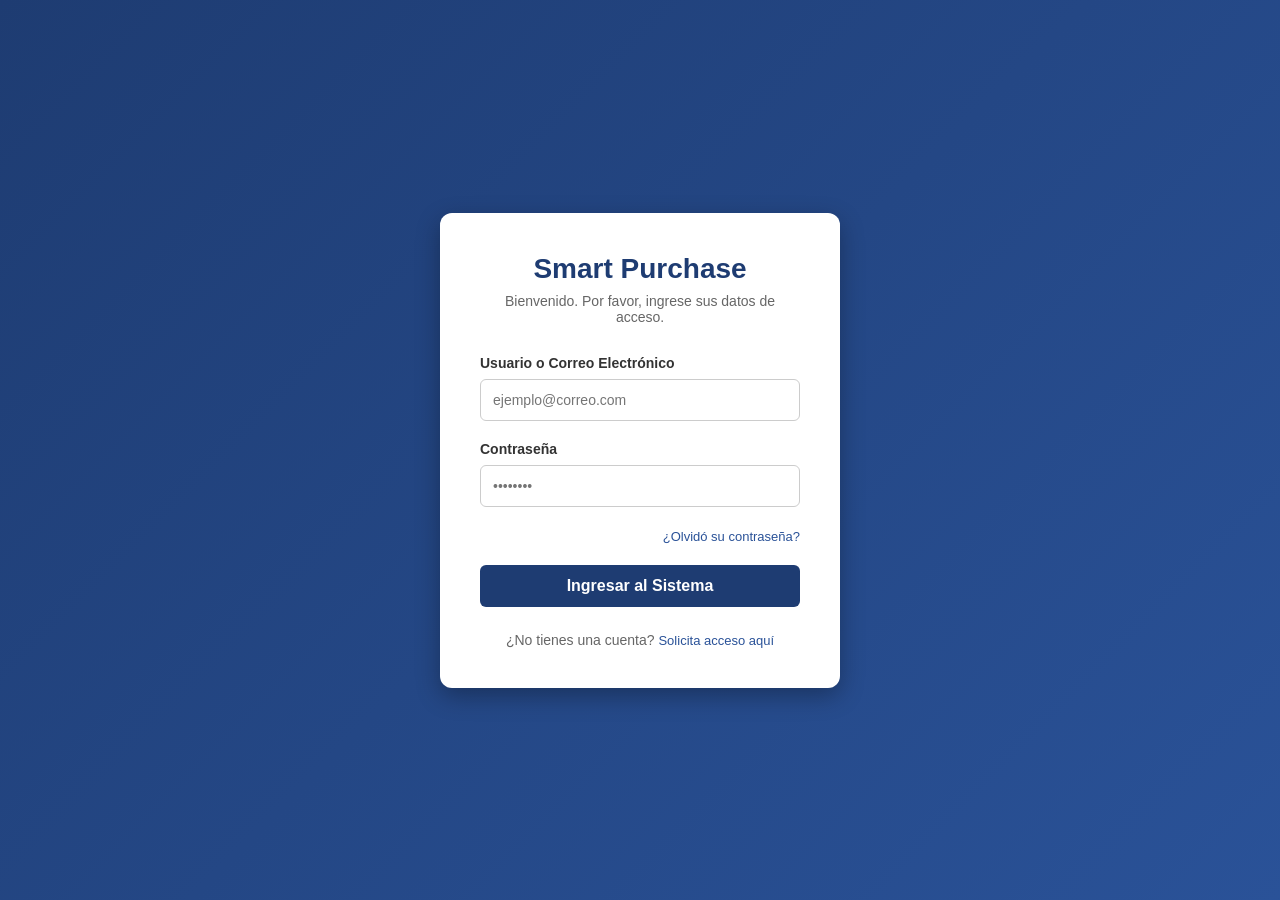
<file: index.html>
<!DOCTYPE html>
<html lang="es">
<head>
    <meta charset="UTF-8">
    <title>Smart Purchase - Iniciar Sesión</title>
    <link rel="stylesheet" href="style.css">
</head>
<body class="login-body">

    <div class="login-container">
        <div class="login-header">
            <h1>Smart Purchase</h1>
            <p>Bienvenido. Por favor, ingrese sus datos de acceso.</p>
        </div>

        <form id="form-login">
            <div class="input-group">
                <label>Usuario o Correo Electrónico</label>
                <input type="text" id="username" placeholder="ejemplo@correo.com" required>
            </div>

            <div class="input-group">
                <label>Contraseña</label>
                <input type="password" id="password" placeholder="••••••••" required>
            </div>

            <div class="form-actions">
                <a href="#" class="forgot-password">¿Olvidó su contraseña?</a>
            </div>

            <button type="submit" class="btn-login">Ingresar al Sistema</button>
        </form>

        <div class="login-footer">
            <p>¿No tienes una cuenta? <a href="#">Solicita acceso aquí</a></p>
        </div>
    </div>

    <script src="script.js"></script>
</body>
</html>
</file>
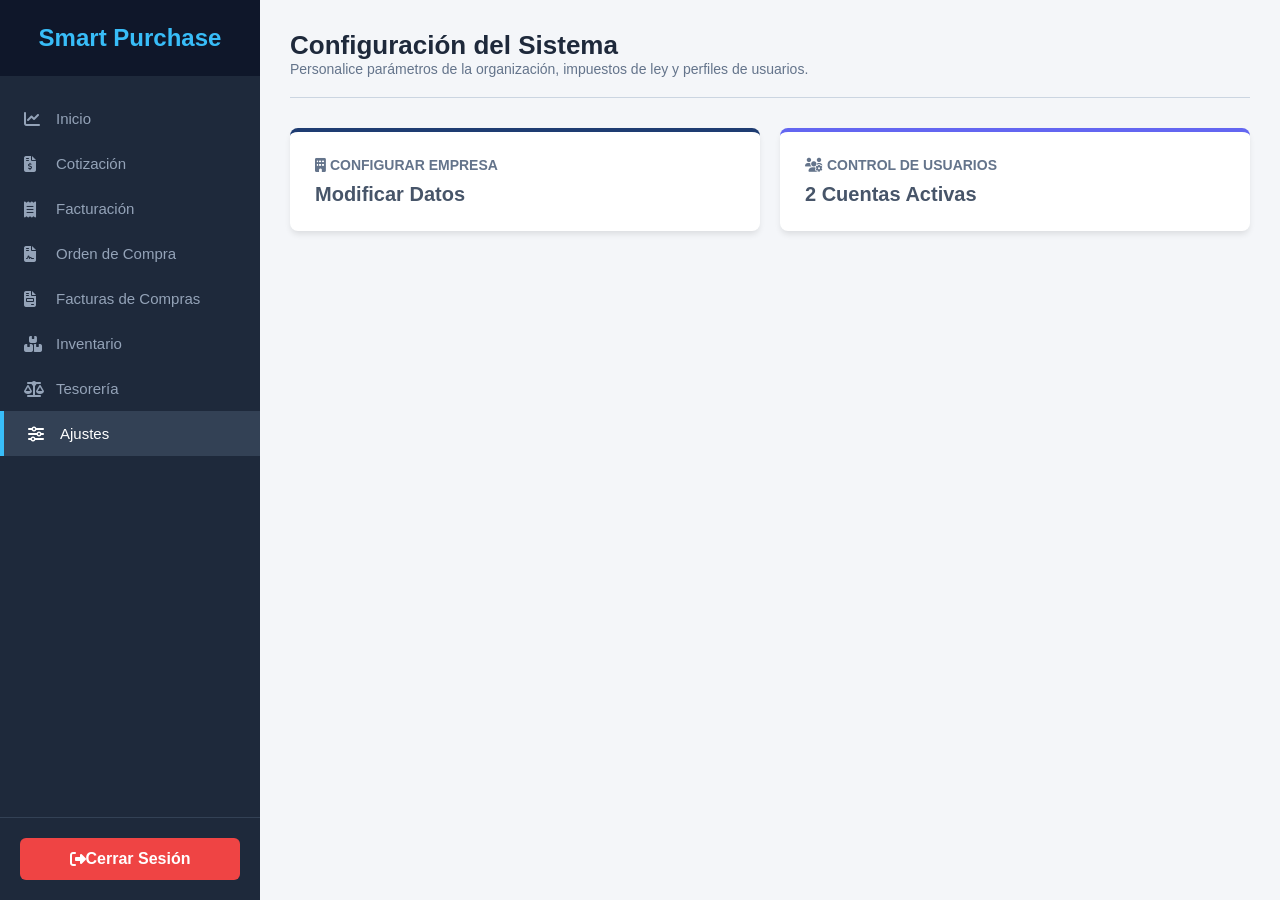
<file: ajustes.html>
<!DOCTYPE html>
<html lang="es">
<head>
    <meta charset="UTF-8">
    <title>Smart Purchase - Ajustes</title>
    <link class="style" rel="stylesheet" href="style.css">
    <link rel="stylesheet" href="https://cdnjs.cloudflare.com/ajax/libs/font-awesome/6.4.0/css/all.min.css">
</head>
<body>
    <div class="dashboard-container">
        <aside class="sidebar">
            <div class="sidebar-brand">
                <h2><a href="dashboard.html" style="color: #38bdf8; text-decoration: none;">Smart Purchase</a></h2>
            </div>
            <nav class="sidebar-menu">
                <ul>
                    <li><a href="dashboard.html"><i class="fa-solid fa-chart-line"></i> Inicio</a></li>
                    <li><a href="cotizacion.html"><i class="fa-solid fa-file-invoice-dollar"></i> Cotización</a></li>
                    <li><a href="facturacion.html"><i class="fa-solid fa-receipt"></i> Facturación</a></li>
                    <li><a href="orden_compra.html"><i class="fa-solid fa-file-contract"></i> Orden de Compra</a></li>
                    <li><a href="facturas_compra.html"><i class="fa-solid fa-file-invoice"></i> Facturas de Compras</a></li>
                    <li><a href="inventario.html"><i class="fa-solid fa-boxes-stacked"></i> Inventario</a></li>
                    <li><a href="tesoreria.html"><i class="fa-solid fa-scale-balanced"></i> Tesorería</a></li>
                    <li><a href="ajustes.html" class="active"><i class="fa-solid fa-sliders"></i> Ajustes</a></li>
                </ul>
            </nav>
            <div class="sidebar-footer">
                <a href="index.html" class="btn-logout" id="btn-cerrar-sesion">
                    <i class="fa-solid fa-right-from-bracket"></i> Cerrar Sesión
                </a>
            </div>
        </aside>

        <main class="main-content">
            <header class="main-header">
                <div class="welcome-text">
                    <h1>Configuración del Sistema</h1>
                    <p>Personalice parámetros de la organización, impuestos de ley y perfiles de usuarios.</p>
                </div>
            </header>

            <section class="dashboard-cards">
                <div class="card card-ajuste" id="btn-config-empresa" style="border-top-color: #1e3c72;">
                    <h3><i class="fa-solid fa-building"></i> Configurar Empresa</h3>
                    <p class="card-value" id="txt-empresa-status" style="font-size: 20px; color: #475569; margin-top: 10px;">Modificar Datos</p>
                </div>
                <div class="card card-ajuste" id="btn-config-usuarios" style="border-top-color: #6366f1;">
                    <h3><i class="fa-solid fa-users-gear"></i> Control de Usuarios</h3>
                    <p class="card-value" style="font-size: 20px; color: #475569; margin-top: 10px;">2 Cuentas Activas</p>
                </div>
            </section>
        </main>
    </div>

    <div class="modal-overlay" id="modal-empresa">
        <div class="modal-box">
            <div class="modal-header">
                <h2>Datos de la Empresa</h2>
                <button class="close-btn" id="close-empresa">&times;</button>
            </div>
            <form id="form-empresa">
                <div class="input-group">
                    <label>Nombre Jurídico</label>
                    <input type="text" id="empresa-nombre" placeholder="Ej. Mi Empresa S.A.S" required>
                </div>
                <div class="input-group">
                    <label>Identificación Tributaria (NIT / RUT)</label>
                    <input type="text" placeholder="000000000-0" required>
                </div>
                <div class="input-group">
                    <label>Porcentaje de Impuesto (%)</label>
                    <input type="number" placeholder="19" required>
                </div>
                <button type="submit" class="btn-save">Guardar Cambios</button>
            </form>
        </div>
    </div>

    <div class="modal-overlay" id="modal-usuarios">
        <div class="modal-box">
            <div class="modal-header">
                <h2>Gestión de Usuarios</h2>
                <button class="close-btn" id="close-usuarios">&times;</button>
            </div>
            <form id="form-usuarios">
                <div class="input-group">
                    <label>Nombre Completo</label>
                    <input type="text" placeholder="Ej. Juan Pérez" required>
                </div>
                <div class="input-group">
                    <label>Correo Electrónico</label>
                    <input type="email" placeholder="juan@smartpurchase.com" required>
                </div>
                <div class="input-group">
                    <label>Rol del Sistema</label>
                    <select class="modal-select" required>
                        <option value="admin">Administrador</option>
                        <option value="compras">Encargado de Compras</option>
                        <option value="tesoreria">Tesorero</option>
                    </select>
                </div>
                <button type="submit" class="btn-save" style="background-color: #6366f1; color: white;">Registrar Usuario</button>
            </form>
        </div>
    </div>

    <script src="script.js"></script>
</body>
</html>
</file>
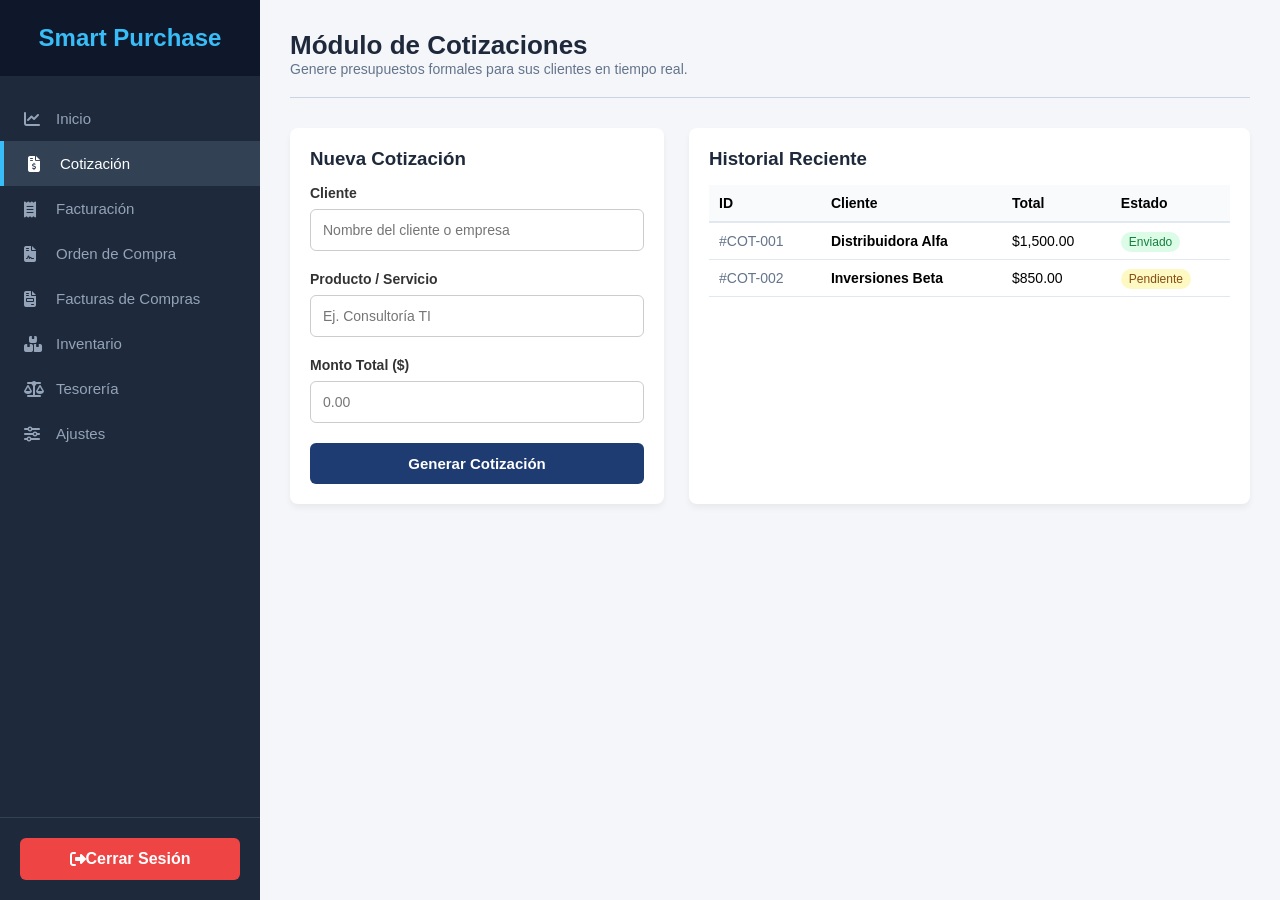
<file: cotizacion.html>
<!DOCTYPE html>
<html lang="es">
<head>
    <meta charset="UTF-8">
    <title>Smart Purchase - Cotización</title>
    <link rel="stylesheet" href="style.css">
    <link rel="stylesheet" href="https://cdnjs.cloudflare.com/ajax/libs/font-awesome/6.4.0/css/all.min.css">
</head>
<body>
    <div class="dashboard-container">
        <aside class="sidebar">
            <div class="sidebar-brand"><h2><a href="dashboard.html" style="color: #38bdf8; text-decoration: none;">Smart Purchase</a></h2></div>
            <nav class="sidebar-menu">
                <ul>
                    <li><a href="dashboard.html"><i class="fa-solid fa-chart-line"></i> Inicio</a></li>
                    <li><a href="cotizacion.html" class="active"><i class="fa-solid fa-file-invoice-dollar"></i> Cotización</a></li>
                    <li><a href="facturacion.html"><i class="fa-solid fa-receipt"></i> Facturación</a></li>
                    <li><a href="orden_compra.html"><i class="fa-solid fa-file-contract"></i> Orden de Compra</a></li>
                    <li><a href="facturas_compra.html"><i class="fa-solid fa-file-invoice"></i> Facturas de Compras</a></li>
                    <li><a href="inventario.html"><i class="fa-solid fa-boxes-stacked"></i> Inventario</a></li>
                    <li><a href="tesoreria.html"><i class="fa-solid fa-scale-balanced"></i> Tesorería</a></li>
                    <li><a href="ajustes.html"><i class="fa-solid fa-sliders"></i> Ajustes</a></li>
                </ul>
            </nav>
            <div class="sidebar-footer">
                <a href="index.html" class="btn-logout" id="btn-cerrar-sesion"><i class="fa-solid fa-right-from-bracket"></i> Cerrar Sesión</a>
            </div>
        </aside>

        <main class="main-content">
            <header class="main-header">
                <div class="welcome-text">
                    <h1>Módulo de Cotizaciones</h1>
                    <p>Genere presupuestos formales para sus clientes en tiempo real.</p>
                </div>
            </header>

            <div style="display: grid; grid-template-columns: 1fr 1.5fr; gap: 25px;">
                <div style="background: white; padding: 20px; border-radius: 8px; box-shadow: 0 4px 6px rgba(0,0,0,0.05);">
                    <h3 style="margin-bottom: 15px; color: #1e293b;">Nueva Cotización</h3>
                    <form id="form-nueva-cotizacion">
                        <div class="input-group">
                            <label>Cliente</label>
                            <input type="text" placeholder="Nombre del cliente o empresa" required>
                        </div>
                        <div class="input-group">
                            <label>Producto / Servicio</label>
                            <input type="text" placeholder="Ej. Consultoría TI" required>
                        </div>
                        <div class="input-group">
                            <label>Monto Total ($)</label>
                            <input type="number" placeholder="0.00" required>
                        </div>
                        <button type="submit" class="btn-save" style="background-color: #1e3c72; color: white;">Generar Cotización</button>
                    </form>
                </div>

                <div style="background: white; padding: 20px; border-radius: 8px; box-shadow: 0 4px 6px rgba(0,0,0,0.05);">
                    <h3 style="margin-bottom: 15px; color: #1e293b;">Historial Reciente</h3>
                    <table style="width: 100%; border-collapse: collapse; text-align: left; font-size: 14px;">
                        <thead>
                            <tr style="background-color: #f8fafc; border-bottom: 2px solid #e2e8f0;">
                                <th style="padding: 10px;">ID</th>
                                <th style="padding: 10px;">Cliente</th>
                                <th style="padding: 10px;">Total</th>
                                <th style="padding: 10px;">Estado</th>
                            </tr>
                        </thead>
                        <tbody>
                            <tr style="border-bottom: 1px solid #e2e8f0;">
                                <td style="padding: 10px; color: #64748b;">#COT-001</td>
                                <td style="padding: 10px; font-weight: 600;">Distribuidora Alfa</td>
                                <td style="padding: 10px;">$1,500.00</td>
                                <td style="padding: 10px;"><span style="background: #dcfce7; color: #15803d; padding: 3px 8px; border-radius: 12px; font-size: 12px;">Enviado</span></td>
                            </tr>
                            <tr style="border-bottom: 1px solid #e2e8f0;">
                                <td style="padding: 10px; color: #64748b;">#COT-002</td>
                                <td style="padding: 10px; font-weight: 600;">Inversiones Beta</td>
                                <td style="padding: 10px;">$850.00</td>
                                <td style="padding: 10px;"><span style="background: #fef9c3; color: #854d0e; padding: 3px 8px; border-radius: 12px; font-size: 12px;">Pendiente</span></td>
                            </tr>
                        </tbody>
                    </table>
                </div>
            </div>
        </main>
    </div>
    <script src="script.js"></script>
</body>
</html>
</file>
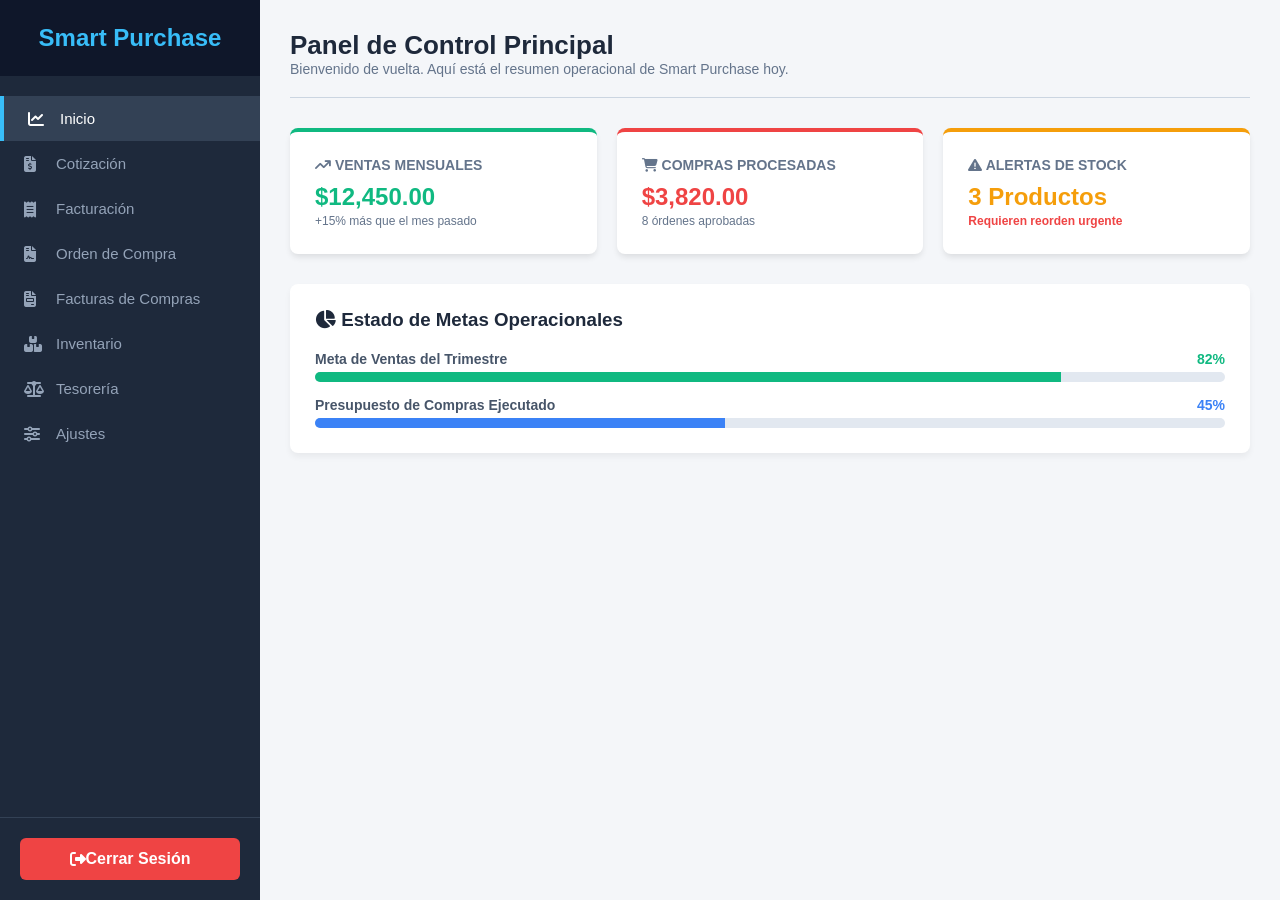
<file: dashboard.html>
<!DOCTYPE html>
<html lang="es">
<head>
    <meta charset="UTF-8">
    <title>Smart Purchase - Inicio</title>
    <link rel="stylesheet" href="style.css">
    <link rel="stylesheet" href="https://cdnjs.cloudflare.com/ajax/libs/font-awesome/6.4.0/css/all.min.css">
</head>
<body>
    <div class="dashboard-container">
        <aside class="sidebar">
            <div class="sidebar-brand">
                <h2><a href="dashboard.html" style="color: #38bdf8; text-decoration: none;">Smart Purchase</a></h2>
            </div>
            <nav class="sidebar-menu">
                <ul>
                    <li><a href="dashboard.html" class="active"><i class="fa-solid fa-chart-line"></i> Inicio</a></li>
                    <li><a href="cotizacion.html"><i class="fa-solid fa-file-invoice-dollar"></i> Cotización</a></li>
                    <li><a href="facturacion.html"><i class="fa-solid fa-receipt"></i> Facturación</a></li>
                    <li><a href="orden_compra.html"><i class="fa-solid fa-file-contract"></i> Orden de Compra</a></li>
                    <li><a href="facturas_compra.html"><i class="fa-solid fa-file-invoice"></i> Facturas de Compras</a></li>
                    <li><a href="inventario.html"><i class="fa-solid fa-boxes-stacked"></i> Inventario</a></li>
                    <li><a href="tesoreria.html"><i class="fa-solid fa-scale-balanced"></i> Tesorería</a></li>
                    <li><a href="ajustes.html"><i class="fa-solid fa-sliders"></i> Ajustes</a></li>
                </ul>
            </nav>
            <div class="sidebar-footer">
                <a href="index.html" class="btn-logout" id="btn-cerrar-sesion">
                    <i class="fa-solid fa-right-from-bracket"></i> Cerrar Sesión
                </a>
            </div>
        </aside>

        <main class="main-content">
            <header class="main-header">
                <div class="welcome-text">
                    <h1>Panel de Control Principal</h1>
                    <p>Bienvenido de vuelta. Aquí está el resumen operacional de Smart Purchase hoy.</p>
                </div>
            </header>

            <section class="dashboard-cards" style="margin-bottom: 30px;">
                <div class="card" style="border-top-color: #10b981;">
                    <h3><i class="fa-solid fa-arrow-trend-up"></i> Ventas Mensuales</h3>
                    <p class="card-value" style="color: #10b981;">$12,450.00</p>
                    <span style="font-size: 12px; color: #64748b;">+15% más que el mes pasado</span>
                </div>
                <div class="card" style="border-top-color: #ef4444;">
                    <h3><i class="fa-solid fa-cart-shopping"></i> Compras Procesadas</h3>
                    <p class="card-value" style="color: #ef4444;">$3,820.00</p>
                    <span style="font-size: 12px; color: #64748b;">8 órdenes aprobadas</span>
                </div>
                <div class="card" style="border-top-color: #f59e0b;">
                    <h3><i class="fa-solid fa-triangle-exclamation"></i> Alertas de Stock</h3>
                    <p class="card-value" style="color: #f59e0b;">3 Productos</p>
                    <span style="font-size: 12px; color: #ef4444; font-weight: bold;">Requieren reorden urgente</span>
                </div>
            </section>

            <div style="background: white; padding: 25px; border-radius: 8px; box-shadow: 0 4px 6px rgba(0,0,0,0.05);">
                <h3 style="color: #1e293b; margin-bottom: 20px;"><i class="fa-solid fa-chart-pie"></i> Estado de Metas Operacionales</h3>
                
                <div style="margin-bottom: 15px;">
                    <div style="display: flex; justify-content: space-between; font-size: 14px; margin-bottom: 5px;">
                        <span style="font-weight: 600; color: #475569;">Meta de Ventas del Trimestre</span>
                        <span style="font-weight: bold; color: #10b981;">82%</span>
                    </div>
                    <div style="width: 100%; background: #e2e8f0; height: 10px; border-radius: 5px; overflow: hidden;">
                        <div style="width: 82%; background: #10b981; height: 100%;"></div>
                    </div>
                </div>

                <div>
                    <div style="display: flex; justify-content: space-between; font-size: 14px; margin-bottom: 5px;">
                        <span style="font-weight: 600; color: #475569;">Presupuesto de Compras Ejecutado</span>
                        <span style="font-weight: bold; color: #3b82f6;">45%</span>
                    </div>
                    <div style="width: 100%; background: #e2e8f0; height: 10px; border-radius: 5px; overflow: hidden;">
                        <div style="width: 45%; background: #3b82f6; height: 100%;"></div>
                    </div>
                </div>
            </div>
        </main>
    </div>
    <script src="script.js"></script>
</body>
</html>
</file>
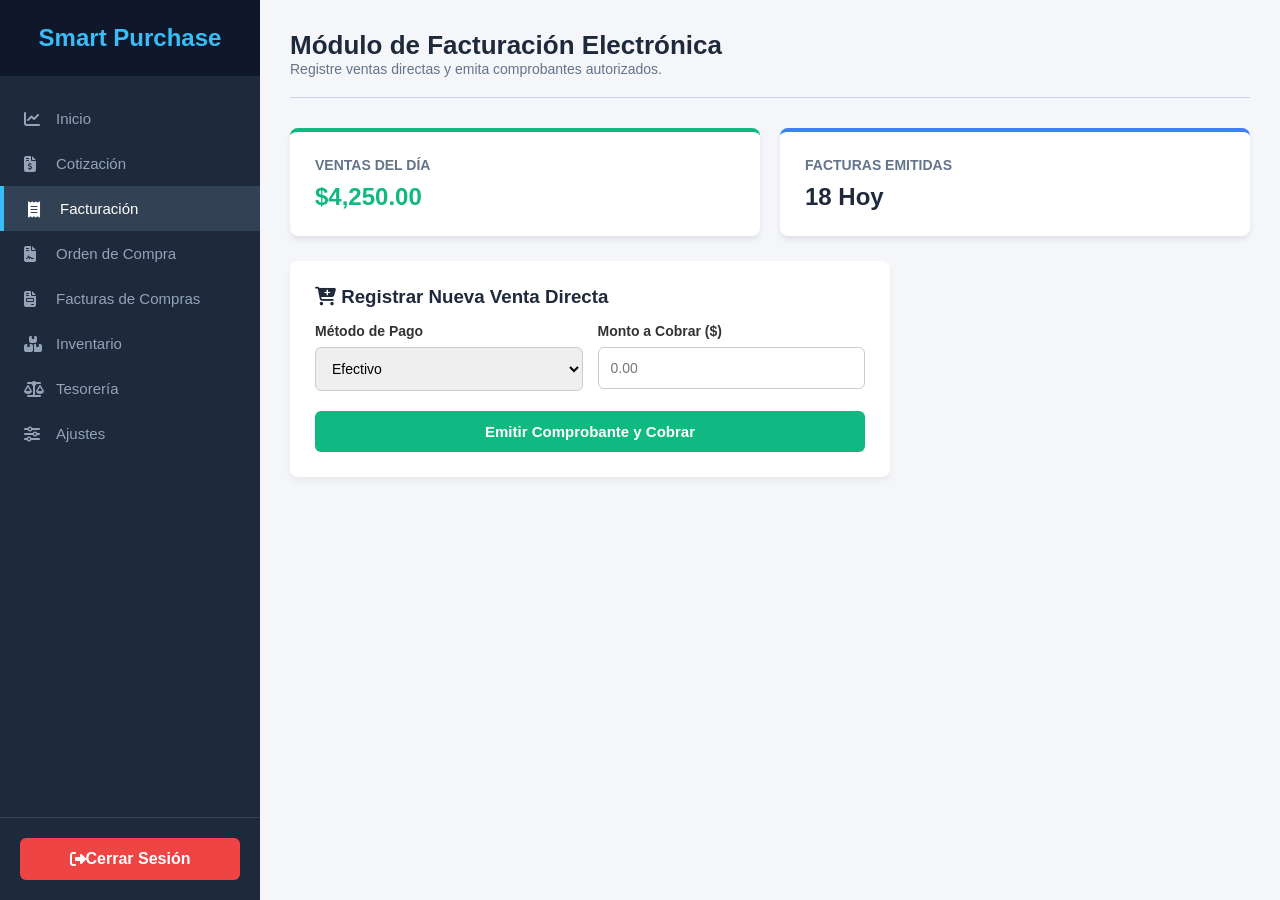
<file: facturacion.html>
<!DOCTYPE html>
<html lang="es">
<head>
    <meta charset="UTF-8">
    <title>Smart Purchase - Facturación</title>
    <link rel="stylesheet" href="style.css">
    <link rel="stylesheet" href="https://cdnjs.cloudflare.com/ajax/libs/font-awesome/6.4.0/css/all.min.css">
</head>
<body>
    <div class="dashboard-container">
        <aside class="sidebar">
            <div class="sidebar-brand"><h2><a href="dashboard.html" style="color: #38bdf8; text-decoration: none;">Smart Purchase</a></h2></div>
            <nav class="sidebar-menu">
                <ul>
                    <li><a href="dashboard.html"><i class="fa-solid fa-chart-line"></i> Inicio</a></li>
                    <li><a href="cotizacion.html"><i class="fa-solid fa-file-invoice-dollar"></i> Cotización</a></li>
                    <li><a href="facturacion.html" class="active"><i class="fa-solid fa-receipt"></i> Facturación</a></li>
                    <li><a href="orden_compra.html"><i class="fa-solid fa-file-contract"></i> Orden de Compra</a></li>
                    <li><a href="facturas_compra.html"><i class="fa-solid fa-file-invoice"></i> Facturas de Compras</a></li>
                    <li><a href="inventario.html"><i class="fa-solid fa-boxes-stacked"></i> Inventario</a></li>
                    <li><a href="tesoreria.html"><i class="fa-solid fa-scale-balanced"></i> Tesorería</a></li>
                    <li><a href="ajustes.html"><i class="fa-solid fa-sliders"></i> Ajustes</a></li>
                </ul>
            </nav>
            <div class="sidebar-footer">
                <a href="index.html" class="btn-logout" id="btn-cerrar-sesion"><i class="fa-solid fa-right-from-bracket"></i> Cerrar Sesión</a>
            </div>
        </aside>

        <main class="main-content">
            <header class="main-header">
                <div class="welcome-text">
                    <h1>Módulo de Facturación Electrónica</h1>
                    <p>Registre ventas directas y emita comprobantes autorizados.</p>
                </div>
            </header>

            <section class="dashboard-cards" style="margin-bottom: 25px;">
                <div class="card" style="border-top-color: #10b981;">
                    <h3>Ventas del Día</h3>
                    <p class="card-value" style="color: #10b981;">$4,250.00</p>
                </div>
                <div class="card" style="border-top-color: #3b82f6;">
                    <h3>Facturas Emitidas</h3>
                    <p class="card-value">18 Hoy</p>
                </div>
            </section>

            <div style="background: white; padding: 25px; border-radius: 8px; box-shadow: 0 4px 6px rgba(0,0,0,0.05); max-width: 600px;">
                <h3 style="margin-bottom: 15px; color: #1e293b;"><i class="fa-solid fa-cart-plus"></i> Registrar Nueva Venta Directa</h3>
                <form id="form-factura">
                    <div style="display: grid; grid-template-columns: 1fr 1fr; gap: 15px;">
                        <div class="input-group">
                            <label>Método de Pago</label>
                            <select class="modal-select" required>
                                <option value="efectivo">Efectivo</option>
                                <option value="transferencia">Transferencia Bancaria</option>
                                <option value="tarjeta">Tarjeta de Crédito / Débito</option>
                            </select>
                        </div>
                        <div class="input-group">
                            <label>Monto a Cobrar ($)</label>
                            <input type="number" placeholder="0.00" required>
                        </div>
                    </div>
                    <button type="submit" class="btn-save" style="background-color: #10b981; color: white;">Emitir Comprobante y Cobrar</button>
                </form>
            </div>
        </main>
    </div>
    <script src="script.js"></script>
</body>
</html>
</file>
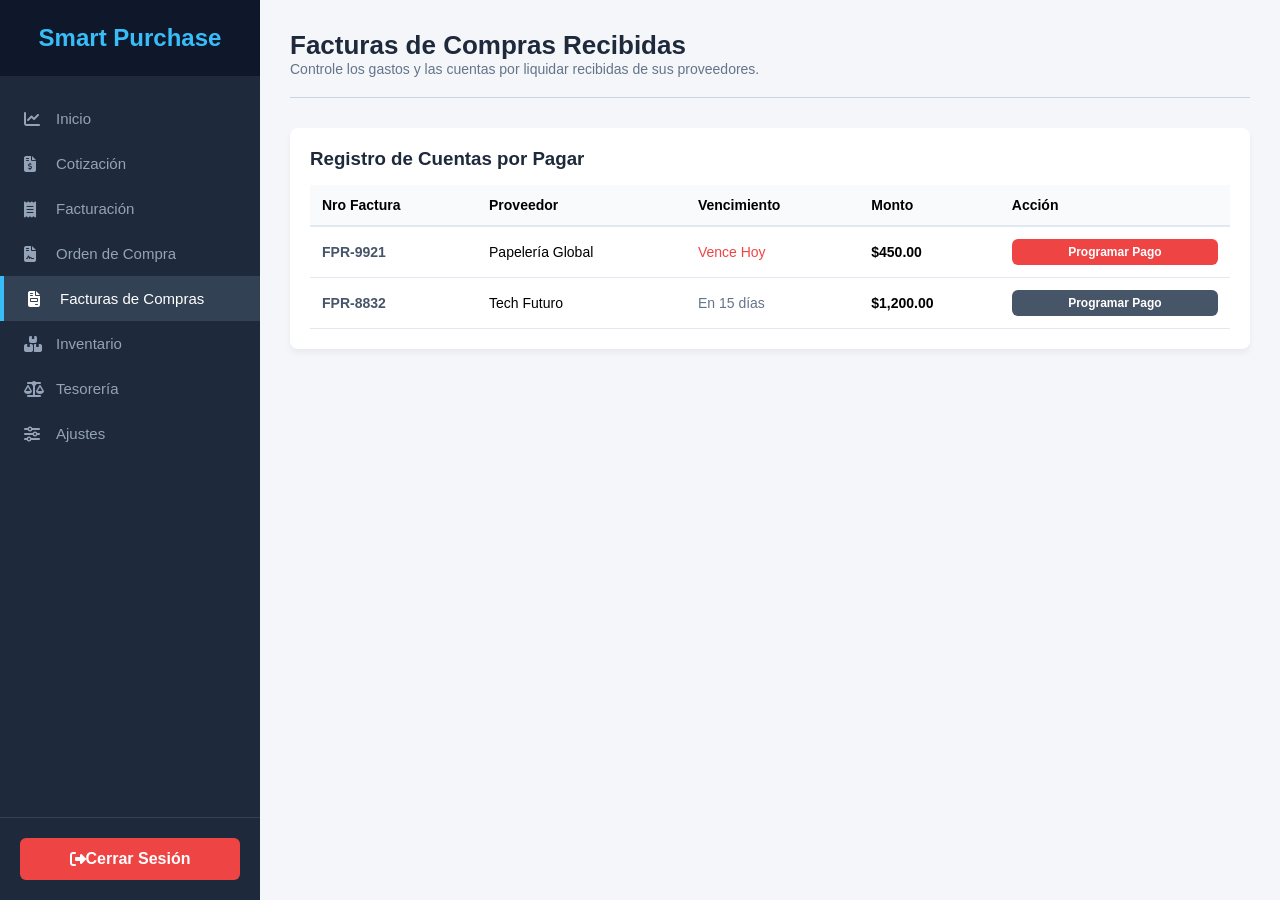
<file: facturas_compra.html>
<!DOCTYPE html>
<html lang="es">
<head>
    <meta charset="UTF-8">
    <title>Smart Purchase - Facturas de Compras</title>
    <link rel="stylesheet" href="style.css">
    <link rel="stylesheet" href="https://cdnjs.cloudflare.com/ajax/libs/font-awesome/6.4.0/css/all.min.css">
</head>
<body>
    <div class="dashboard-container">
        <aside class="sidebar">
            <div class="sidebar-brand"><h2><a href="dashboard.html" style="color: #38bdf8; text-decoration: none;">Smart Purchase</a></h2></div>
            <nav class="sidebar-menu">
                <ul>
                    <li><a href="dashboard.html"><i class="fa-solid fa-chart-line"></i> Inicio</a></li>
                    <li><a href="cotizacion.html"><i class="fa-solid fa-file-invoice-dollar"></i> Cotización</a></li>
                    <li><a href="facturacion.html"><i class="fa-solid fa-receipt"></i> Facturación</a></li>
                    <li><a href="orden_compra.html"><i class="fa-solid fa-file-contract"></i> Orden de Compra</a></li>
                    <li><a href="facturas_compra.html" class="active"><i class="fa-solid fa-file-invoice"></i> Facturas de Compras</a></li>
                    <li><a href="inventario.html"><i class="fa-solid fa-boxes-stacked"></i> Inventario</a></li>
                    <li><a href="tesoreria.html"><i class="fa-solid fa-scale-balanced"></i> Tesorería</a></li>
                    <li><a href="ajustes.html"><i class="fa-solid fa-sliders"></i> Ajustes</a></li>
                </ul>
            </nav>
            <div class="sidebar-footer">
                <a href="index.html" class="btn-logout" id="btn-cerrar-sesion"><i class="fa-solid fa-right-from-bracket"></i> Cerrar Sesión</a>
            </div>
        </aside>

        <main class="main-content">
            <header class="main-header">
                <div class="welcome-text">
                    <h1>Facturas de Compras Recibidas</h1>
                    <p>Controle los gastos y las cuentas por liquidar recibidas de sus proveedores.</p>
                </div>
            </header>

            <div style="background: white; padding: 20px; border-radius: 8px; box-shadow: 0 4px 6px rgba(0,0,0,0.05);">
                <h3 style="margin-bottom: 15px; color: #1e293b;">Registro de Cuentas por Pagar</h3>
                <table style="width: 100%; border-collapse: collapse; text-align: left; font-size: 14px;">
                    <thead>
                        <tr style="background-color: #f8fafc; border-bottom: 2px solid #e2e8f0;">
                            <th style="padding: 12px;">Nro Factura</th>
                            <th style="padding: 12px;">Proveedor</th>
                            <th style="padding: 12px;">Vencimiento</th>
                            <th style="padding: 12px;">Monto</th>
                            <th style="padding: 12px;">Acción</th>
                        </tr>
                    </thead>
                    <tbody>
                        <tr style="border-bottom: 1px solid #e2e8f0;">
                            <td style="padding: 12px; font-weight: bold; color: #475569;">FPR-9921</td>
                            <td style="padding: 12px;">Papelería Global</td>
                            <td style="padding: 12px; color: #ef4444;">Vence Hoy</td>
                            <td style="padding: 12px; font-weight: bold;">$450.00</td>
                            <td style="padding: 12px;"><button class="btn-save" style="margin: 0; padding: 6px 12px; font-size: 12px; background-color: #ef4444; color: white;" onclick="alert('Factura enviada a tesorería para pago programado.')">Programar Pago</button></td>
                        </tr>
                        <tr style="border-bottom: 1px solid #e2e8f0;">
                            <td style="padding: 12px; font-weight: bold; color: #475569;">FPR-8832</td>
                            <td style="padding: 12px;">Tech Futuro</td>
                            <td style="padding: 12px; color: #64748b;">En 15 días</td>
                            <td style="padding: 12px; font-weight: bold;">$1,200.00</td>
                            <td style="padding: 12px;"><button class="btn-save" style="margin: 0; padding: 6px 12px; font-size: 12px; background-color: #475569; color: white;" onclick="alert('Factura enviada a tesorería para pago programado.')">Programar Pago</button></td>
                        </tr>
                    </tbody>
                </table>
            </div>
        </main>
    </div>
    <script src="script.js"></script>
</body>
</html>
</file>
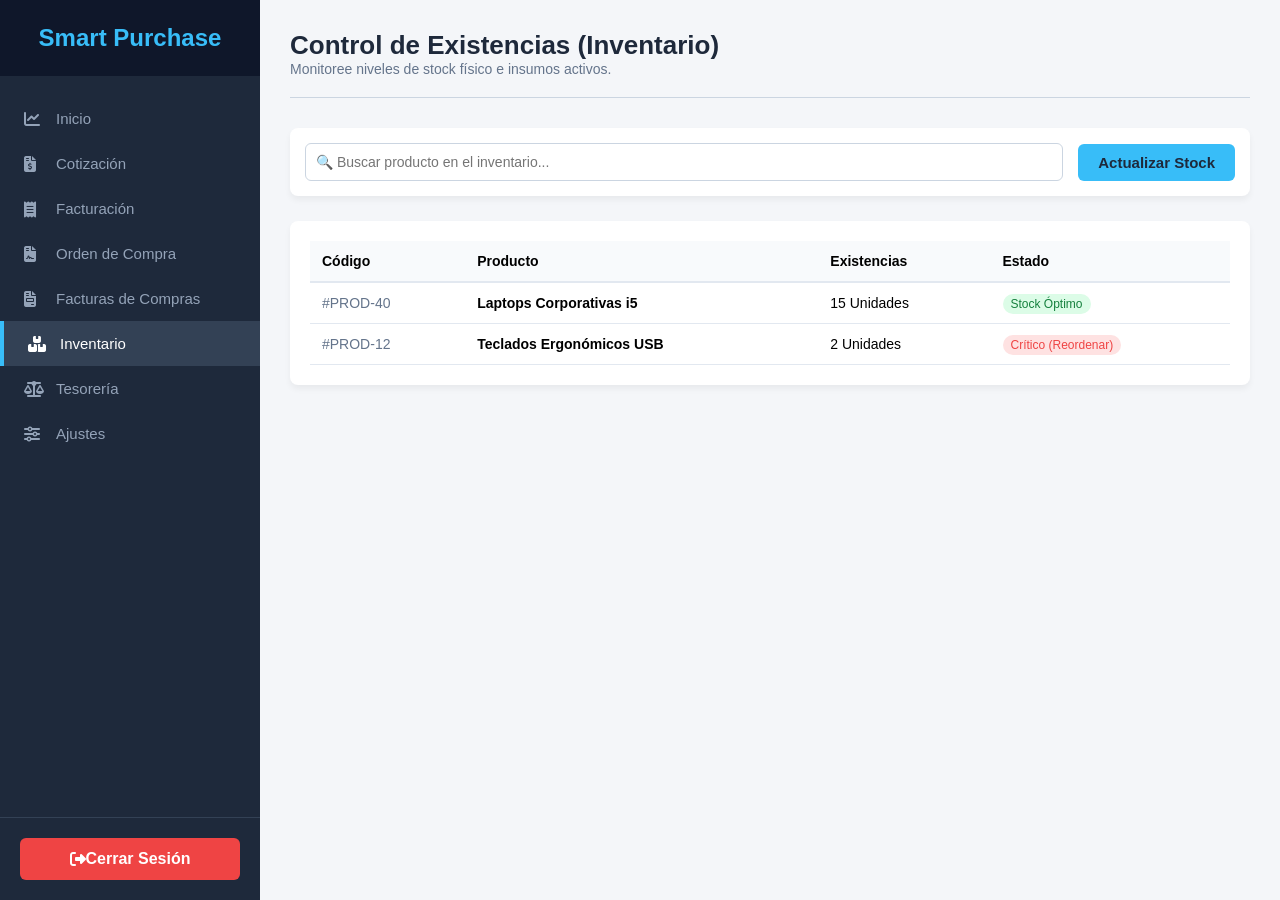
<file: inventario.html>
<!DOCTYPE html>
<html lang="es">
<head>
    <meta charset="UTF-8">
    <title>Smart Purchase - Inventario</title>
    <link rel="stylesheet" href="style.css">
    <link rel="stylesheet" href="https://cdnjs.cloudflare.com/ajax/libs/font-awesome/6.4.0/css/all.min.css">
</head>
<body>
    <div class="dashboard-container">
        <aside class="sidebar">
            <div class="sidebar-brand"><h2><a href="dashboard.html" style="color: #38bdf8; text-decoration: none;">Smart Purchase</a></h2></div>
            <nav class="sidebar-menu">
                <ul>
                    <li><a href="dashboard.html"><i class="fa-solid fa-chart-line"></i> Inicio</a></li>
                    <li><a href="cotizacion.html"><i class="fa-solid fa-file-invoice-dollar"></i> Cotización</a></li>
                    <li><a href="facturacion.html"><i class="fa-solid fa-receipt"></i> Facturación</a></li>
                    <li><a href="orden_compra.html"><i class="fa-solid fa-file-contract"></i> Orden de Compra</a></li>
                    <li><a href="facturas_compra.html"><i class="fa-solid fa-file-invoice"></i> Facturas de Compras</a></li>
                    <li><a href="inventario.html" class="active"><i class="fa-solid fa-boxes-stacked"></i> Inventario</a></li>
                    <li><a href="tesoreria.html"><i class="fa-solid fa-scale-balanced"></i> Tesorería</a></li>
                    <li><a href="ajustes.html"><i class="fa-solid fa-sliders"></i> Ajustes</a></li>
                </ul>
            </nav>
            <div class="sidebar-footer">
                <a href="index.html" class="btn-logout" id="btn-cerrar-sesion"><i class="fa-solid fa-right-from-bracket"></i> Cerrar Sesión</a>
            </div>
        </aside>

        <main class="main-content">
            <header class="main-header">
                <div class="welcome-text">
                    <h1>Control de Existencias (Inventario)</h1>
                    <p>Monitoree niveles de stock físico e insumos activos.</p>
                </div>
            </header>

            <div style="background: white; padding: 15px; border-radius: 8px; box-shadow: 0 4px 6px rgba(0,0,0,0.05); margin-bottom: 25px; display: flex; gap: 15px; align-items: center;">
                <input type="text" id="input-busqueda-stock" placeholder="🔍 Buscar producto en el inventario..." style="flex-grow: 1; padding: 10px; border: 1px solid #cbd5e1; border-radius: 6px; font-size: 14px;">
                <button class="btn-save" style="margin:0; width: auto; padding: 10px 20px;" onclick="alert('Iniciando escaneo de stock actual...')">Actualizar Stock</button>
            </div>

            <div style="background: white; padding: 20px; border-radius: 8px; box-shadow: 0 4px 6px rgba(0,0,0,0.05);">
                <table style="width: 100%; border-collapse: collapse; text-align: left; font-size: 14px;">
                    <thead>
                        <tr style="background-color: #f8fafc; border-bottom: 2px solid #e2e8f0;">
                            <th style="padding: 12px;">Código</th>
                            <th style="padding: 12px;">Producto</th>
                            <th style="padding: 12px;">Existencias</th>
                            <th style="padding: 12px;">Estado</th>
                        </tr>
                    </thead>
                    <tbody>
                        <tr style="border-bottom: 1px solid #e2e8f0;">
                            <td style="padding: 12px; color: #64748b;">#PROD-40</td>
                            <td style="padding: 12px; font-weight: bold;">Laptops Corporativas i5</td>
                            <td style="padding: 12px;">15 Unidades</td>
                            <td style="padding: 12px;"><span style="background: #dcfce7; color: #15803d; padding: 3px 8px; border-radius: 12px; font-size: 12px;">Stock Óptimo</span></td>
                        </tr>
                        <tr style="border-bottom: 1px solid #e2e8f0;">
                            <td style="padding: 12px; color: #64748b;">#PROD-12</td>
                            <td style="padding: 12px; font-weight: bold;">Teclados Ergonómicos USB</td>
                            <td style="padding: 12px;">2 Unidades</td>
                            <td style="padding: 12px;"><span style="background: #fee2e2; color: #ef4444; padding: 3px 8px; border-radius: 12px; font-size: 12px;">Crítico (Reordenar)</span></td>
                        </tr>
                    </tbody>
                </table>
            </div>
        </main>
    </div>
    <script src="script.js"></script>
</body>
</html>
</file>
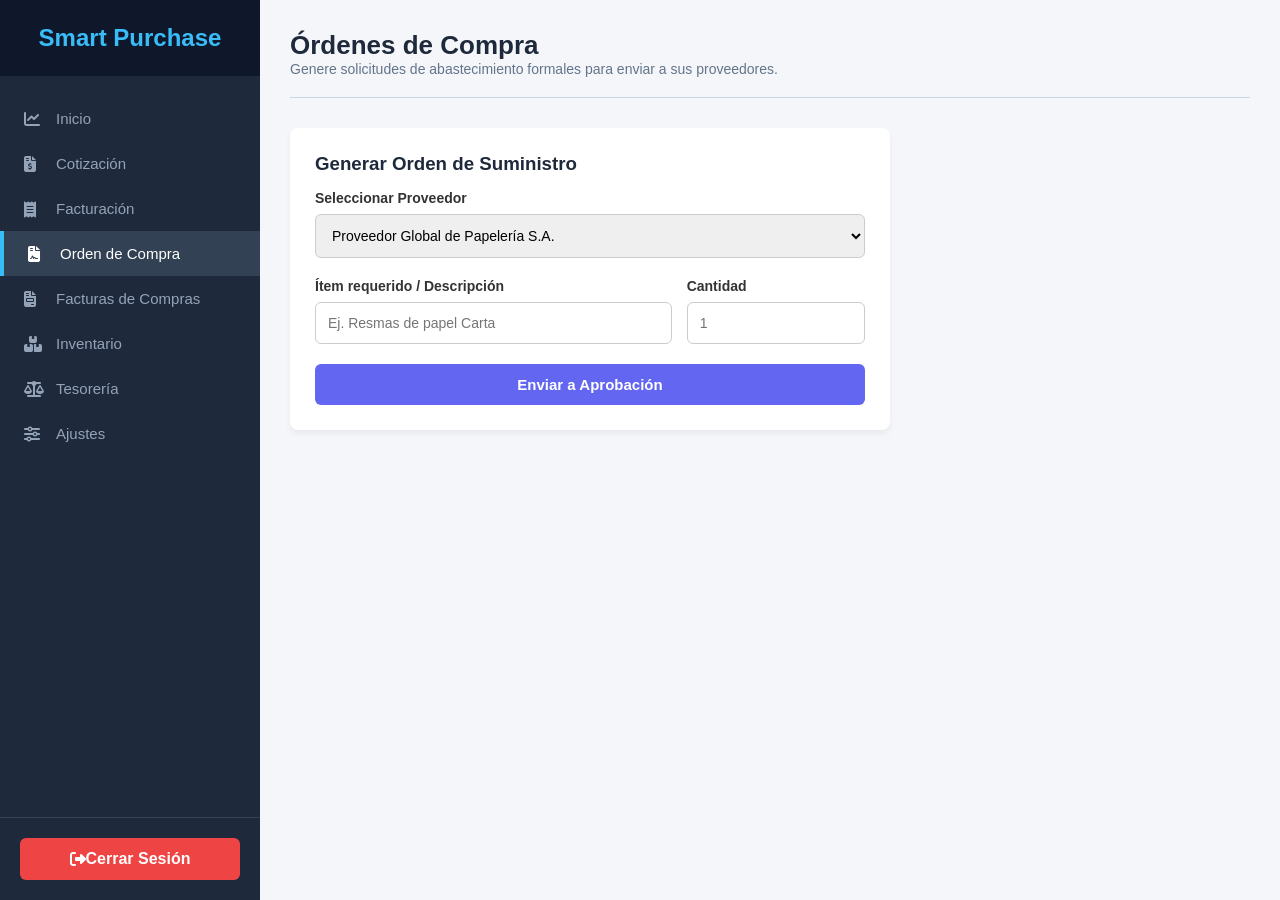
<file: orden_compra.html>
<!DOCTYPE html>
<html lang="es">
<head>
    <meta charset="UTF-8">
    <title>Smart Purchase - Orden de Compra</title>
    <link rel="stylesheet" href="style.css">
    <link rel="stylesheet" href="https://cdnjs.cloudflare.com/ajax/libs/font-awesome/6.4.0/css/all.min.css">
</head>
<body>
    <div class="dashboard-container">
        <aside class="sidebar">
            <div class="sidebar-brand"><h2><a href="dashboard.html" style="color: #38bdf8; text-decoration: none;">Smart Purchase</a></h2></div>
            <nav class="sidebar-menu">
                <ul>
                    <li><a href="dashboard.html"><i class="fa-solid fa-chart-line"></i> Inicio</a></li>
                    <li><a href="cotizacion.html"><i class="fa-solid fa-file-invoice-dollar"></i> Cotización</a></li>
                    <li><a href="facturacion.html"><i class="fa-solid fa-receipt"></i> Facturación</a></li>
                    <li><a href="orden_compra.html" class="active"><i class="fa-solid fa-file-contract"></i> Orden de Compra</a></li>
                    <li><a href="facturas_compra.html"><i class="fa-solid fa-file-invoice"></i> Facturas de Compras</a></li>
                    <li><a href="inventario.html"><i class="fa-solid fa-boxes-stacked"></i> Inventario</a></li>
                    <li><a href="tesoreria.html"><i class="fa-solid fa-scale-balanced"></i> Tesorería</a></li>
                    <li><a href="ajustes.html"><i class="fa-solid fa-sliders"></i> Ajustes</a></li>
                </ul>
            </nav>
            <div class="sidebar-footer">
                <a href="index.html" class="btn-logout" id="btn-cerrar-sesion"><i class="fa-solid fa-right-from-bracket"></i> Cerrar Sesión</a>
            </div>
        </aside>

        <main class="main-content">
            <header class="main-header">
                <div class="welcome-text">
                    <h1>Órdenes de Compra</h1>
                    <p>Genere solicitudes de abastecimiento formales para enviar a sus proveedores.</p>
                </div>
            </header>

            <div style="background: white; padding: 25px; border-radius: 8px; box-shadow: 0 4px 6px rgba(0,0,0,0.05); max-width: 600px;">
                <h3 style="margin-bottom: 15px; color: #1e293b;">Generar Orden de Suministro</h3>
                <form id="form-orden-compra">
                    <div class="input-group">
                        <label>Seleccionar Proveedor</label>
                        <select class="modal-select" required>
                            <option value="prov1">Proveedor Global de Papelería S.A.</option>
                            <option value="prov2">Tecnologías del Futuro Ltda.</option>
                            <option value="prov3">Logística Central de Insumos</option>
                        </select>
                    </div>
                    <div style="display: grid; grid-template-columns: 2fr 1fr; gap: 15px;">
                        <div class="input-group">
                            <label>Ítem requerido / Descripción</label>
                            <input type="text" placeholder="Ej. Resmas de papel Carta" required>
                        </div>
                        <div class="input-group">
                            <label>Cantidad</label>
                            <input type="number" placeholder="1" min="1" required>
                        </div>
                    </div>
                    <button type="submit" class="btn-save" style="background-color: #6366f1; color: white;">Enviar a Aprobación</button>
                </form>
            </div>
        </main>
    </div>
    <script src="script.js"></script>
</body>
</html>
</file>
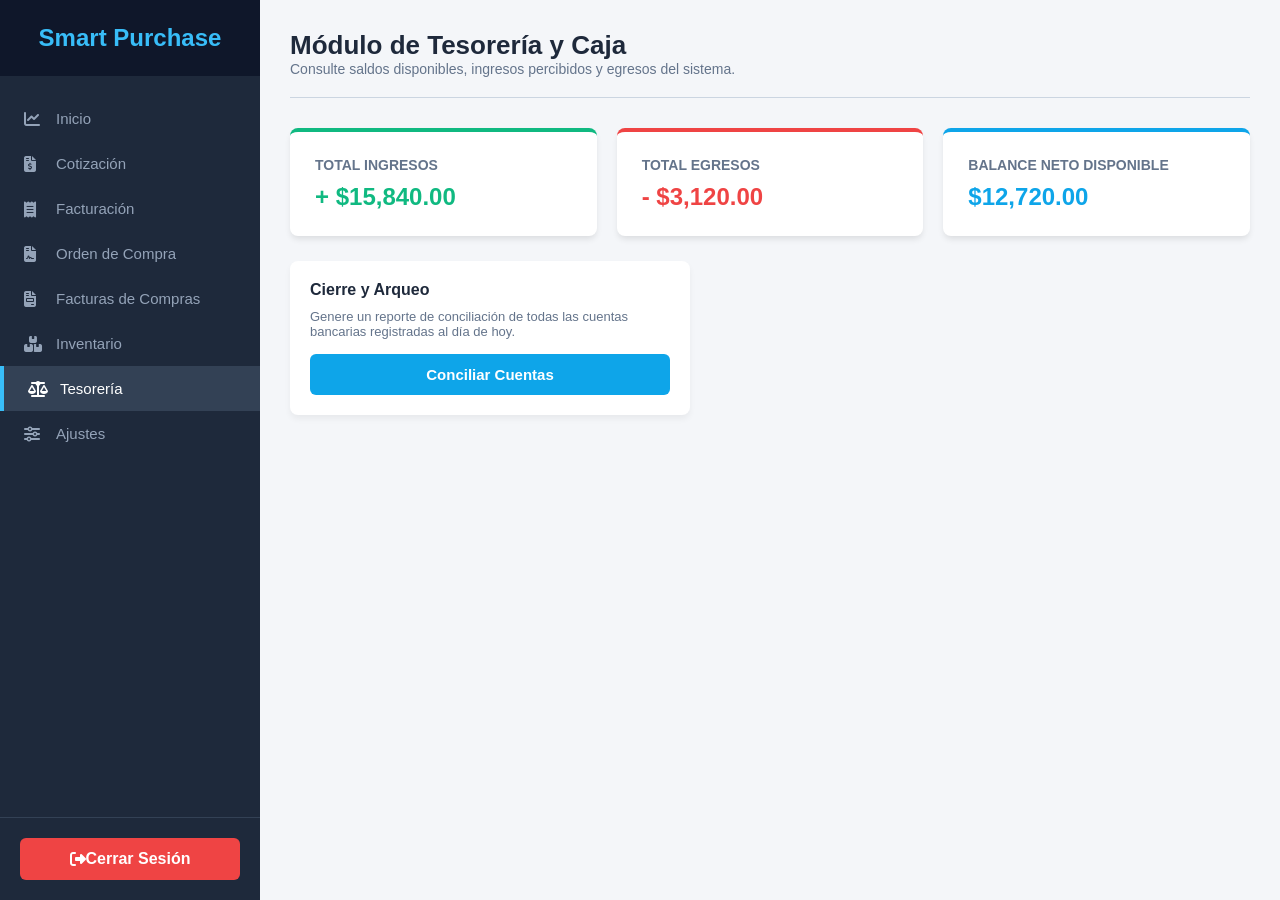
<file: tesoreria.html>
<!DOCTYPE html>
<html lang="es">
<head>
    <meta charset="UTF-8">
    <title>Smart Purchase - Tesorería</title>
    <link rel="stylesheet" href="style.css">
    <link rel="stylesheet" href="https://cdnjs.cloudflare.com/ajax/libs/font-awesome/6.4.0/css/all.min.css">
</head>
<body>
    <div class="dashboard-container">
        <aside class="sidebar">
            <div class="sidebar-brand"><h2><a href="dashboard.html" style="color: #38bdf8; text-decoration: none;">Smart Purchase</a></h2></div>
            <nav class="sidebar-menu">
                <ul>
                    <li><a href="dashboard.html"><i class="fa-solid fa-chart-line"></i> Inicio</a></li>
                    <li><a href="cotizacion.html"><i class="fa-solid fa-file-invoice-dollar"></i> Cotización</a></li>
                    <li><a href="facturacion.html"><i class="fa-solid fa-receipt"></i> Facturación</a></li>
                    <li><a href="orden_compra.html"><i class="fa-solid fa-file-contract"></i> Orden de Compra</a></li>
                    <li><a href="facturas_compra.html"><i class="fa-solid fa-file-invoice"></i> Facturas de Compras</a></li>
                    <li><a href="inventario.html"><i class="fa-solid fa-boxes-stacked"></i> Inventario</a></li>
                    <li><a href="tesoreria.html" class="active"><i class="fa-solid fa-scale-balanced"></i> Tesorería</a></li>
                    <li><a href="ajustes.html"><i class="fa-solid fa-sliders"></i> Ajustes</a></li>
                </ul>
            </nav>
            <div class="sidebar-footer">
                <a href="index.html" class="btn-logout" id="btn-cerrar-sesion"><i class="fa-solid fa-right-from-bracket"></i> Cerrar Sesión</a>
            </div>
        </aside>

        <main class="main-content">
            <header class="main-header">
                <div class="welcome-text">
                    <h1>Módulo de Tesorería y Caja</h1>
                    <p>Consulte saldos disponibles, ingresos percibidos y egresos del sistema.</p>
                </div>
            </header>

            <section class="dashboard-cards" style="margin-bottom: 25px;">
                <div class="card" style="border-top-color: #10b981;">
                    <h3>Total Ingresos</h3>
                    <p class="card-value" style="color: #10b981;">+ $15,840.00</p>
                </div>
                <div class="card" style="border-top-color: #ef4444;">
                    <h3>Total Egresos</h3>
                    <p class="card-value" style="color: #ef4444;">- $3,120.00</p>
                </div>
                <div class="card" style="border-top-color: #0ea5e9;">
                    <h3>Balance Neto Disponible</h3>
                    <p class="card-value" style="color: #0ea5e9;">$12,720.00</p>
                </div>
            </section>

            <div style="background: white; padding: 20px; border-radius: 8px; box-shadow: 0 4px 6px rgba(0,0,0,0.05); max-width: 400px;">
                <h4 style="color: #1e293b; margin-bottom: 10px;">Cierre y Arqueo</h4>
                <p style="font-size: 13px; color: #64748b; margin-bottom: 15px;">Genere un reporte de conciliación de todas las cuentas bancarias registradas al día de hoy.</p>
                <button class="btn-save" style="margin:0; background-color: #0ea5e9; color: white;" onclick="alert('¡Conciliación Bancaria Generada Exitosamente!')">Conciliar Cuentas</button>
            </div>
        </main>
    </div>
    <script src="script.js"></script>
</body>
</html>
</file>
<file: style.css>
/* ==========================================================================
   1. RESETEO GENERAL
   ========================================================================== */
* {
    margin: 0;
    padding: 0;
    box-sizing: border-box;
    font-family: 'Segoe UI', Tahoma, Geneva, Verdana, sans-serif;
}

body {
    background-color: #f4f6f9;
    height: 100vh;
    overflow: hidden;
}

/* ==========================================================================
   2. ESTILOS EXCLUSIVOS DE LA PANTALLA DE LOGIN
   ========================================================================== */
.login-body {
    background: linear-gradient(135deg, #1e3c72 0%, #2a5298 100%);
    display: flex;
    justify-content: center;
    align-items: center;
    height: 100vh;
}

.login-container {
    background: #ffffff;
    padding: 40px;
    border-radius: 12px;
    box-shadow: 0 8px 24px rgba(0, 0, 0, 0.3);
    width: 100%;
    max-width: 400px;
}

.login-header {
    text-align: center;
    margin-bottom: 30px;
}

.login-header h1 {
    color: #1e3c72;
    font-size: 28px;
    margin-bottom: 8px;
}

.login-header p {
    color: #666;
    font-size: 14px;
}

.form-actions {
    text-align: right;
    margin-bottom: 20px;
}

.forgot-password, .login-footer a {
    color: #2a5298;
    font-size: 13px;
    text-decoration: none;
}

.forgot-password:hover, .login-footer a:hover {
    text-decoration: underline;
}

.btn-login {
    width: 100%;
    padding: 12px;
    background: #1e3c72;
    color: white;
    border: none;
    border-radius: 6px;
    font-size: 16px;
    font-weight: bold;
    cursor: pointer;
    transition: background 0.3s;
}

.btn-login:hover {
    background: #2a5298;
}

.login-footer {
    margin-top: 25px;
    text-align: center;
    color: #666;
    font-size: 14px;
}

/* ==========================================================================
   3. ESTRUCTURA INTERNA DEL PANEL (DASHBOARD Y MÓDULOS)
   ========================================================================== */
.dashboard-container {
    display: flex;
    height: 100vh;
    width: 100vw;
}

/* BARRA LATERAL (SIDEBAR) */
.sidebar {
    width: 260px;
    background-color: #1e293b; 
    color: #ffffff;
    display: flex;
    flex-direction: column;
    justify-content: space-between;
    flex-shrink: 0;
}

.sidebar-brand {
    padding: 24px;
    text-align: center;
    background-color: #0f172a;
}

.sidebar-menu {
    flex-grow: 1;
    padding: 20px 0;
}

.sidebar-menu ul {
    list-style: none;
}

.sidebar-menu li a {
    display: flex;
    align-items: center;
    padding: 14px 24px;
    color: #94a3b8;
    text-decoration: none;
    font-size: 15px;
    transition: all 0.3s ease;
}

.sidebar-menu li a i {
    margin-right: 12px;
    width: 20px;
    font-size: 16px;
}

.sidebar-menu li a:hover, .sidebar-menu li a.active {
    color: #ffffff;
    background-color: #334155;
    border-left: 4px solid #38bdf8;
}

/* BOTÓN CERRAR SESIÓN */
.sidebar-footer {
    padding: 20px;
    border-top: 1px solid #334155;
}

.btn-logout {
    display: flex;
    align-items: center;
    justify-content: center;
    width: 100%;
    padding: 12px;
    background-color: #ef4444; 
    color: white;
    text-decoration: none;
    border-radius: 6px;
    font-weight: bold;
    transition: background 0.3s;
}

.btn-logout:hover {
    background-color: #dc2626;
}

/* CONTENIDO DE MÓDULOS */
.main-content {
    flex-grow: 1;
    padding: 30px;
    overflow-y: auto;
}

.main-header {
    display: flex;
    justify-content: space-between;
    align-items: center;
    padding-bottom: 20px;
    border-bottom: 1px solid #cbd5e1;
    margin-bottom: 30px;
}

.welcome-text h1 {
    color: #1e293b;
    font-size: 26px;
}

.welcome-text p {
    color: #64748b;
    font-size: 14px;
}

/* TARJETAS */
.dashboard-cards {
    display: grid;
    grid-template-columns: repeat(auto-fit, minmax(240px, 1fr));
    gap: 20px;
}

.card {
    background: white;
    padding: 25px;
    border-radius: 8px;
    box-shadow: 0 4px 6px -1px rgba(0, 0, 0, 0.1);
    border-top: 4px solid #1e3c72;
}

.card h3 {
    color: #64748b;
    font-size: 14px;
    margin-bottom: 10px;
    text-transform: uppercase;
}

.card-value {
    font-size: 24px;
    font-weight: bold;
    color: #1e293b;
}

.card-ajuste {
    cursor: pointer;
    transition: transform 0.2s, box-shadow 0.2s;
}

.card-ajuste:hover {
    transform: translateY(-4px);
    box-shadow: 0 6px 12px rgba(0, 0, 0, 0.15);
}

.input-group {
    margin-bottom: 20px;
}

.input-group label {
    display: block;
    color: #333;
    margin-bottom: 8px;
    font-size: 14px;
    font-weight: 600;
}

.input-group input, .modal-select {
    width: 100%;
    padding: 12px;
    border: 1px solid #ccc;
    border-radius: 6px;
    font-size: 14px;
}

/* ==========================================================================
   4. VENTANAS MODALES EMERGENTES
   ========================================================================== */
.modal-overlay {
    position: fixed;
    top: 0;
    left: 0;
    width: 100%;
    height: 100%;
    background: rgba(0, 0, 0, 0.5);
    display: flex;
    justify-content: center;
    align-items: center;
    opacity: 0;
    pointer-events: none;
    transition: opacity 0.3s ease;
    z-index: 999;
}

.modal-overlay.active {
    opacity: 1;
    pointer-events: auto;
}

.modal-box {
    background: #fff;
    padding: 30px;
    border-radius: 10px;
    width: 100%;
    max-width: 450px;
    box-shadow: 0 10px 25px rgba(0,0,0,0.3);
}

.modal-header {
    display: flex;
    justify-content: space-between;
    align-items: center;
    margin-bottom: 20px;
}

.close-btn {
    background: none;
    border: none;
    font-size: 28px;
    cursor: pointer;
    color: #64748b;
}

.btn-save {
    width: 100%;
    padding: 12px;
    background-color: #38bdf8;
    color: #1e293b;
    border: none;
    border-radius: 6px;
    font-size: 15px;
    font-weight: bold;
    cursor: pointer;
    transition: background 0.2s;
}

.btn-save:hover {
    background-color: #0ea5e9;
    color: white;
}
</file>
